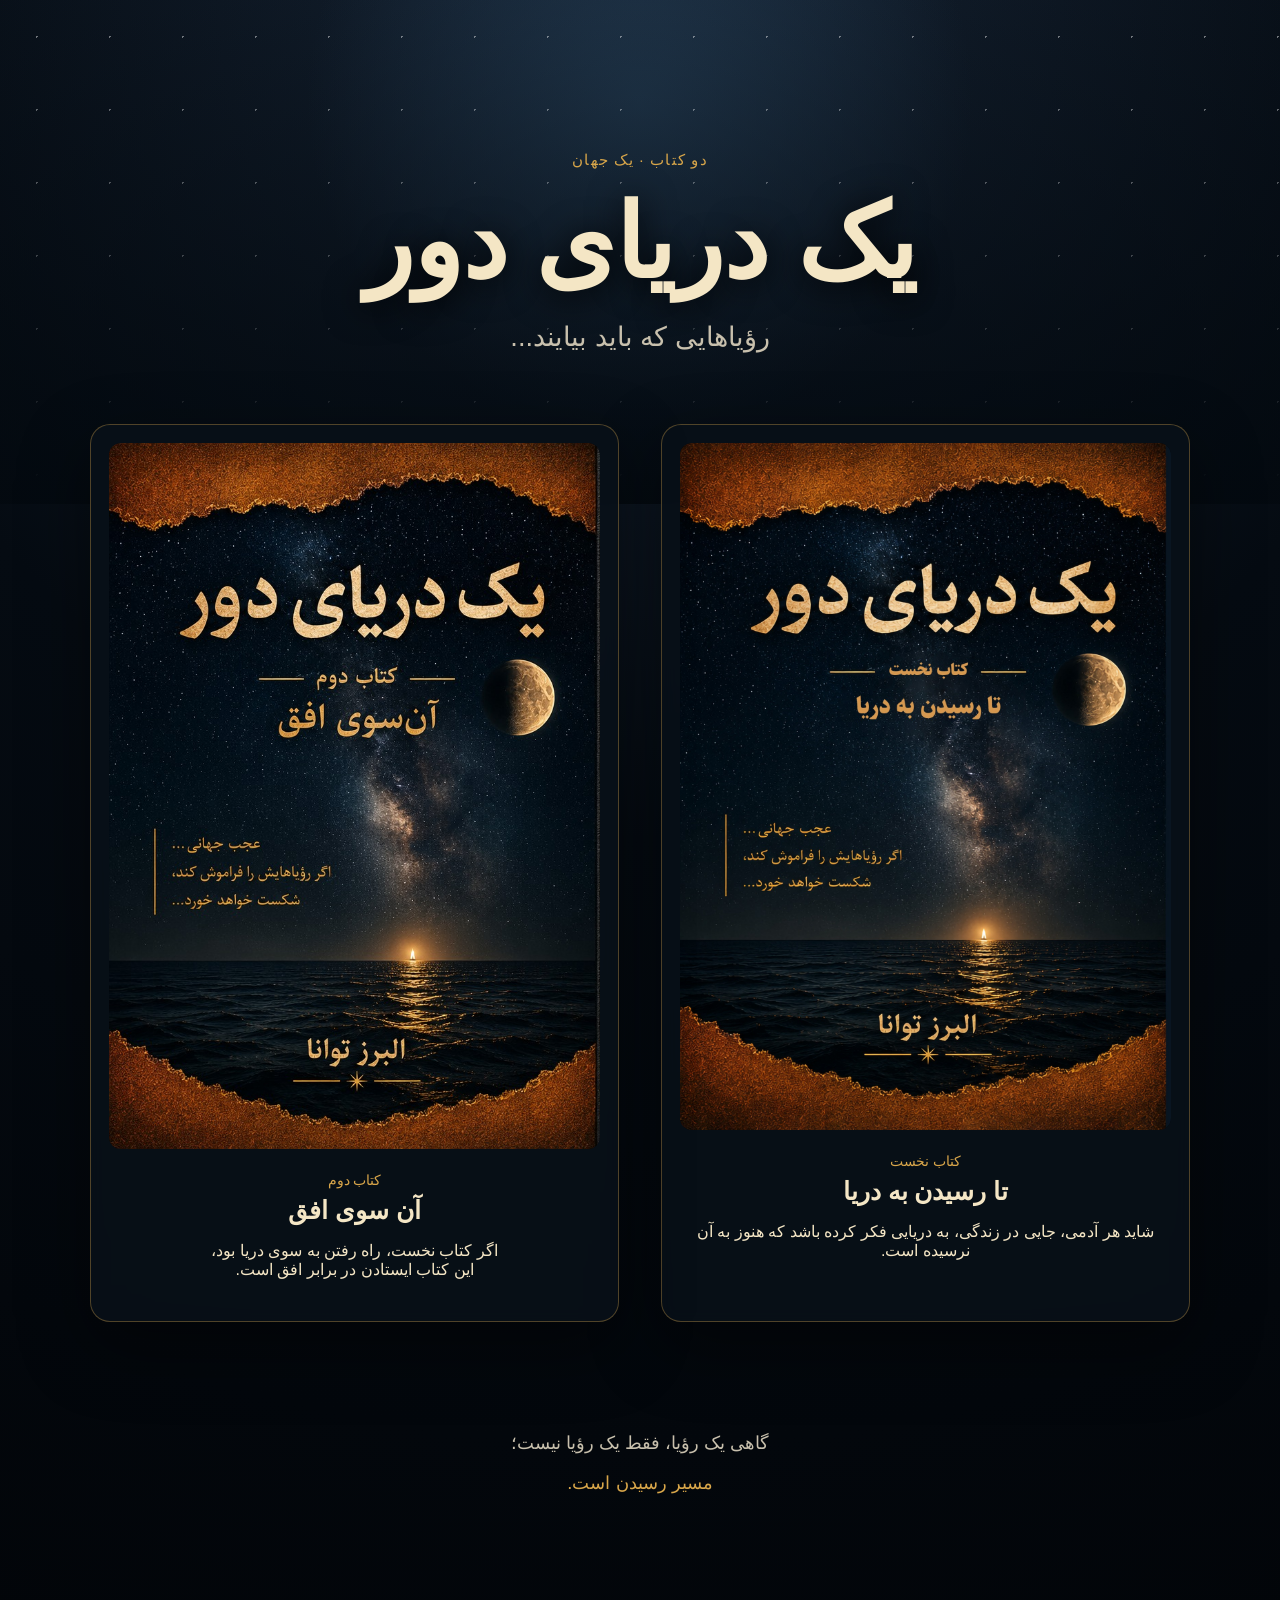
<file: index.html>
<!doctype html>
<html lang="fa" dir="rtl">
<head>
  <meta charset="utf-8">
  <meta name="viewport" content="width=device-width,initial-scale=1">
  <title>یک دریای دور</title>
  <meta name="description" content="یک دریای دور؛ دو کتاب، دو مسیر، یک دریا.">
  <link rel="stylesheet" href="style.css">
</head>
<body>
  <main class="page">
    <section class="hero">
      <div class="stars"></div>
      <div class="hero-copy">
        <p class="eyebrow">دو کتاب · یک جهان</p>
        <h1>یک دریای دور</h1>
        <p class="subtitle">رؤیاهایی که باید بیایند...</p>
      </div>
    </section>

    <section class="books" aria-label="دو جلد کتاب">
      <a class="book-card" href="book1.html">
        <img src="cover1.jpg" alt="جلد کتاب نخست یک دریای دور؛ تا رسیدن به دریا" loading="eager">
        <div class="book-info">
          <span>کتاب نخست</span>
          <h2>تا رسیدن به دریا</h2>
          <p>شاید هر آدمی، جایی در زندگی، به دریایی فکر کرده باشد که هنوز به آن نرسیده است.</p>
        </div>
      </a>
      <a class="book-card" href="book2.html">
        <img src="cover2.jpg" alt="جلد کتاب دوم یک دریای دور؛ آن سوی افق" loading="eager">
        <div class="book-info">
          <span>کتاب دوم</span>
          <h2>آن سوی افق</h2>
          <p>اگر کتاب نخست، راه رفتن به سوی دریا بود،<br>این کتاب ایستادن در برابر افق است.</p>
        </div>
      </a>
    </section>

    <section class="closing">
      <p>گاهی یک رؤیا، فقط یک رؤیا نیست؛</p>
      <p>مسیر رسیدن است.</p>
    </section>
  </main>
</body>
</html>
</file>
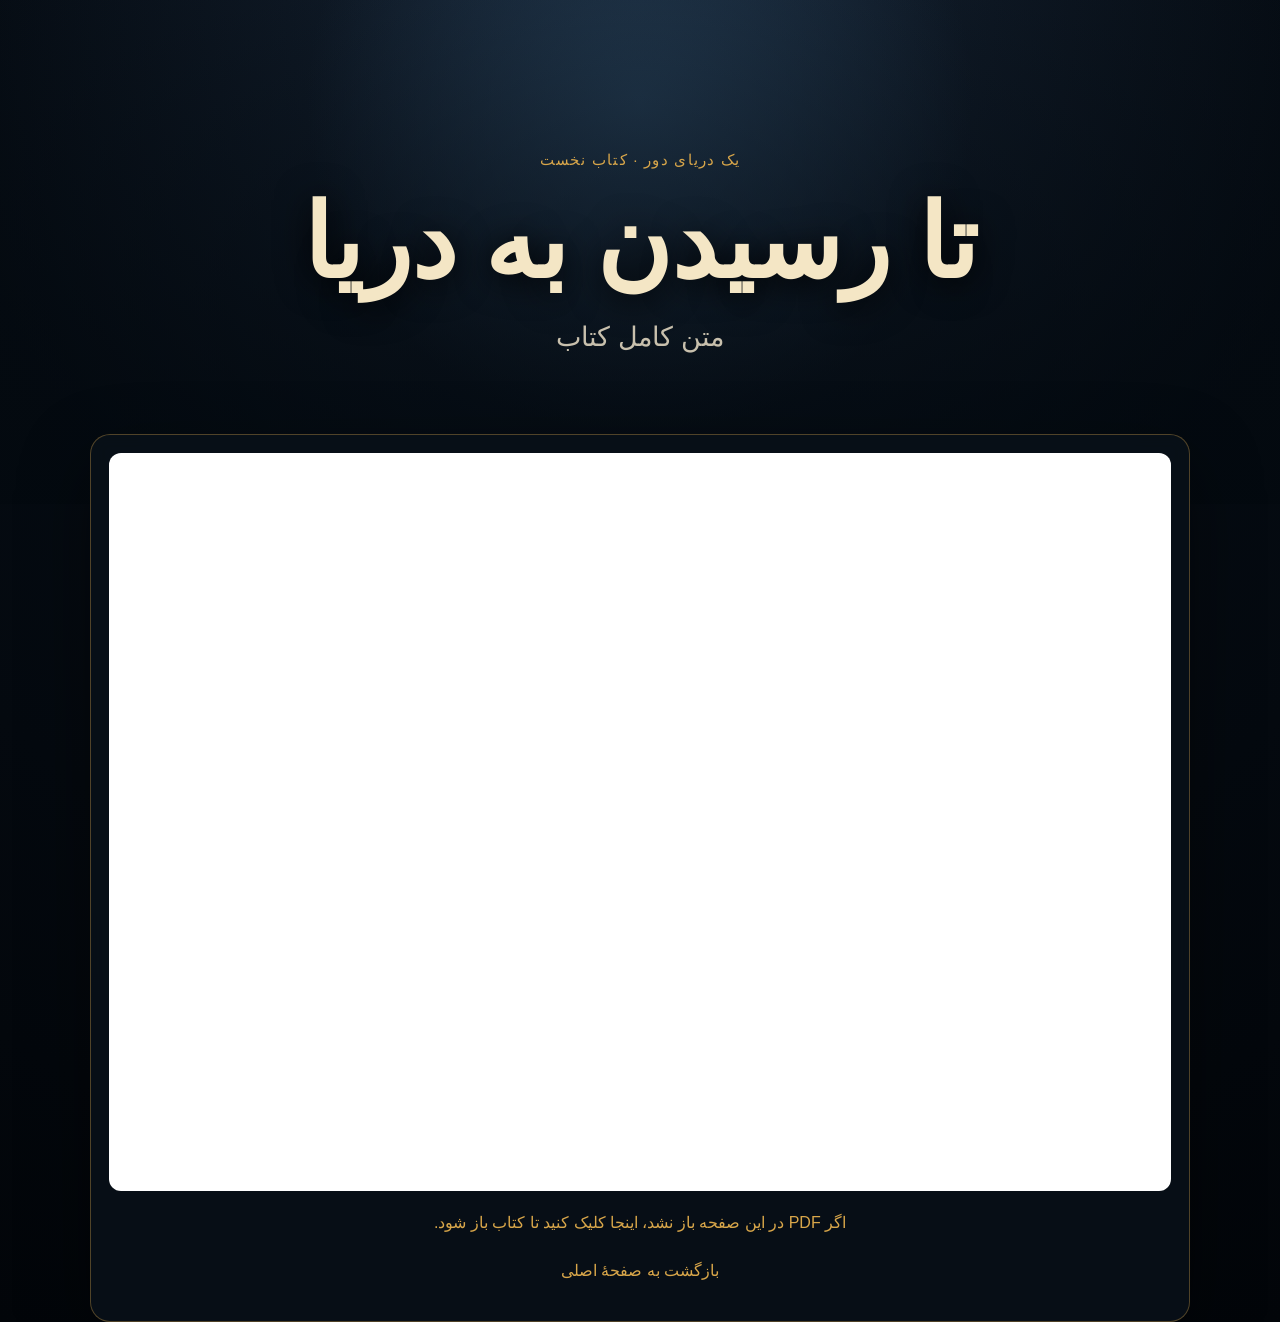
<file: book1.html>
<!doctype html>
<html lang="fa" dir="rtl">
<head>
  <meta charset="utf-8">
  <meta name="viewport" content="width=device-width,initial-scale=1">
  <title>تا رسیدن به دریا | یک دریای دور</title>
  <link rel="stylesheet" href="style.css">
</head>
<body>
  <main class="page">
    <section class="hero book-hero">
      <div class="hero-copy">
        <p class="eyebrow">یک دریای دور · کتاب نخست</p>
        <h1>تا رسیدن به دریا</h1>
        <p class="subtitle">متن کامل کتاب</p>
      </div>
    </section>
    <section class="pdf-reader" aria-label="متن کامل کتاب نخست">
      <iframe src="ketabaval.pdf" title="کتاب نخست: تا رسیدن به دریا"></iframe>
      <p class="pdf-fallback"><a href="ketabaval.pdf" target="_blank" rel="noopener">اگر PDF در این صفحه باز نشد، اینجا کلیک کنید تا کتاب باز شود.</a></p>
      <p class="back-link"><a href="index.html">بازگشت به صفحهٔ اصلی</a></p>
    </section>
  </main>
</body>
</html>
</file>
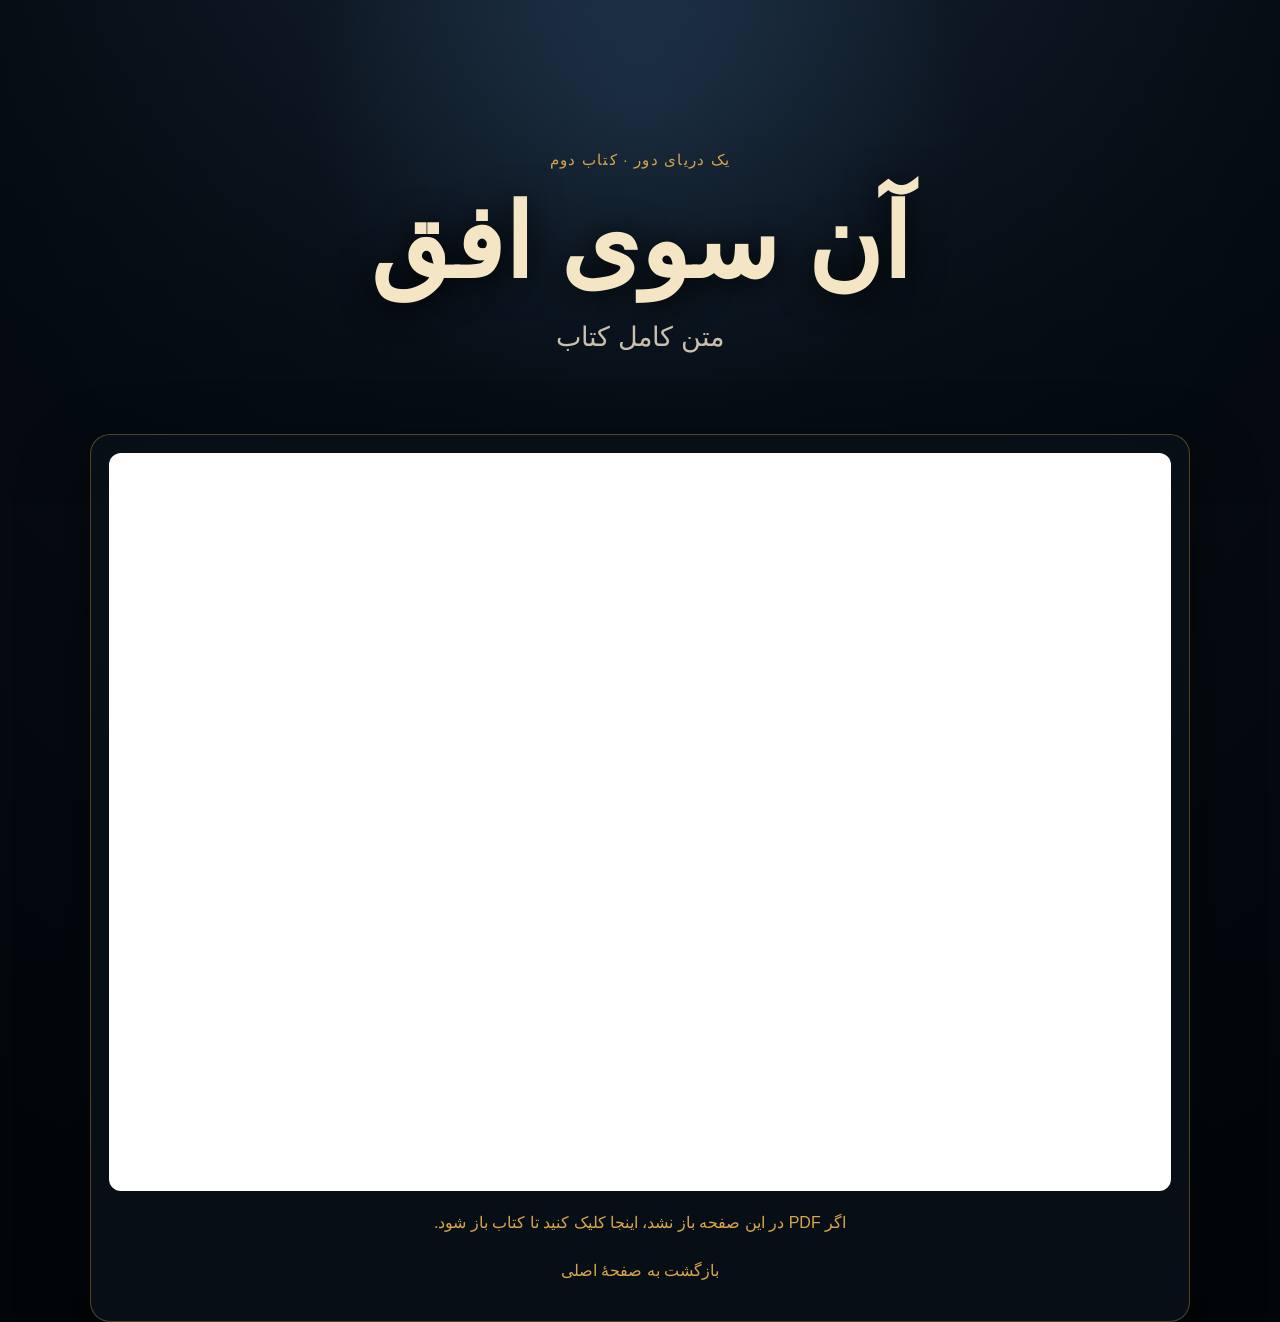
<file: book2.html>
<!doctype html>
<html lang="fa" dir="rtl">
<head>
  <meta charset="utf-8">
  <meta name="viewport" content="width=device-width,initial-scale=1">
  <title>آن سوی افق | یک دریای دور</title>
  <meta name="description" content="اگر کتاب نخست، راه رفتن به سوی دریا بود، این کتاب ایستادن در برابر افق است.">
  <link rel="stylesheet" href="style.css">
</head>
<body>
  <main class="page">
    <section class="hero book-hero">
      <div class="hero-copy">
        <p class="eyebrow">یک دریای دور · کتاب دوم</p>
        <h1>آن سوی افق</h1>
        <p class="subtitle">متن کامل کتاب</p>
      </div>
    </section>
    <section class="pdf-reader" aria-label="متن کامل کتاب دوم">
      <iframe src="ketabdovom.pdf" title="کتاب دوم: آن سوی افق"></iframe>
      <p class="pdf-fallback"><a href="ketabdovom.pdf" target="_blank" rel="noopener">اگر PDF در این صفحه باز نشد، اینجا کلیک کنید تا کتاب باز شود.</a></p>
      <p class="back-link"><a href="index.html">بازگشت به صفحهٔ اصلی</a></p>
    </section>
  </main>
</body>
</html>
</file>
<file: style.css>
:root{--bg:#050b12;--gold:#d8a64a;--cream:#f4e6c5;--muted:#c8c0ad}
*{box-sizing:border-box}html{scroll-behavior:smooth}body{margin:0;background:radial-gradient(circle at 50% 0,#172536 0,#050b12 48%,#020509 100%);color:var(--cream);font-family:"Noto Sans Arabic","Segoe UI",Tahoma,sans-serif}.page{min-height:100vh;overflow:hidden}.hero{position:relative;min-height:56vh;display:grid;place-items:center;text-align:center;padding:70px 20px;background:linear-gradient(180deg,rgba(3,9,15,.1),rgba(3,9,15,.82)),radial-gradient(circle at 50% 20%,#22394f 0,transparent 44%)}.stars{position:absolute;inset:0;opacity:.45;background-image:radial-gradient(#fff 1px,transparent 1px);background-size:73px 73px;mask-image:linear-gradient(to bottom,#000,transparent)}.hero-copy{position:relative;z-index:1}.eyebrow{letter-spacing:.08em;color:var(--gold);font-size:.95rem;margin:0 0 18px}.hero h1{margin:0;font-size:clamp(3rem,8vw,7rem);font-weight:700;line-height:1.1;text-shadow:0 4px 35px #000}.subtitle{font-size:clamp(1.15rem,2.5vw,1.7rem);color:var(--muted);margin:22px 0 0}.books{width:min(1100px,92vw);margin:-80px auto 0;position:relative;z-index:2;display:grid;grid-template-columns:repeat(2,minmax(0,1fr));gap:42px}.book-card{cursor:pointer;transition:filter .2s ease,box-shadow .2s ease;color:var(--cream);text-decoration:none}.book-card:visited{color:var(--cream)}.book-card:hover{filter:brightness(1.08);box-shadow:0 28px 78px rgba(0,0,0,.55)}.book-card{background:rgba(9,16,24,.88);border:1px solid rgba(216,166,74,.35);border-radius:20px;padding:18px;box-shadow:0 25px 70px rgba(0,0,0,.45);backdrop-filter:blur(8px)}.book-card:link,.book-card:visited,.book-card:hover,.book-card:active{color:var(--cream);text-decoration:none}.book-card img{display:block;width:100%;max-height:720px;object-fit:contain;border-radius:12px;background:#02070c}.book-info{text-align:center;padding:22px 8px 8px}.book-info span{color:var(--gold);font-size:.9rem}.book-info h2{margin:7px 0 0;font-size:1.55rem}.closing{text-align:center;padding:100px 20px 120px;color:var(--muted);font-size:1.15rem;line-height:2}.closing p{margin:3px}.closing p:last-child{color:var(--gold)}.closing a{color:var(--gold);text-decoration:none}.closing a:hover{color:var(--cream)}.pdf-reader{width:min(1100px,92vw);margin:-70px auto 0;position:relative;z-index:2;padding:18px;background:rgba(9,16,24,.88);border:1px solid rgba(216,166,74,.35);border-radius:20px;box-shadow:0 25px 70px rgba(0,0,0,.45);backdrop-filter:blur(8px)}.pdf-reader iframe{display:block;width:100%;height:82vh;min-height:650px;border:0;border-radius:12px;background:#fff}.pdf-fallback,.back-link{text-align:center;line-height:2}.pdf-fallback a,.back-link a{color:var(--gold);text-decoration:none}.pdf-fallback a:hover,.back-link a:hover{color:var(--cream)}@media(max-width:720px){.hero{min-height:48vh}.books{grid-template-columns:1fr;gap:26px;margin-top:-45px}.book-card img{max-height:none}.closing{padding-top:70px}.pdf-reader{margin-top:-45px;padding:10px}.pdf-reader iframe{height:75vh;min-height:520px}}
</file>
